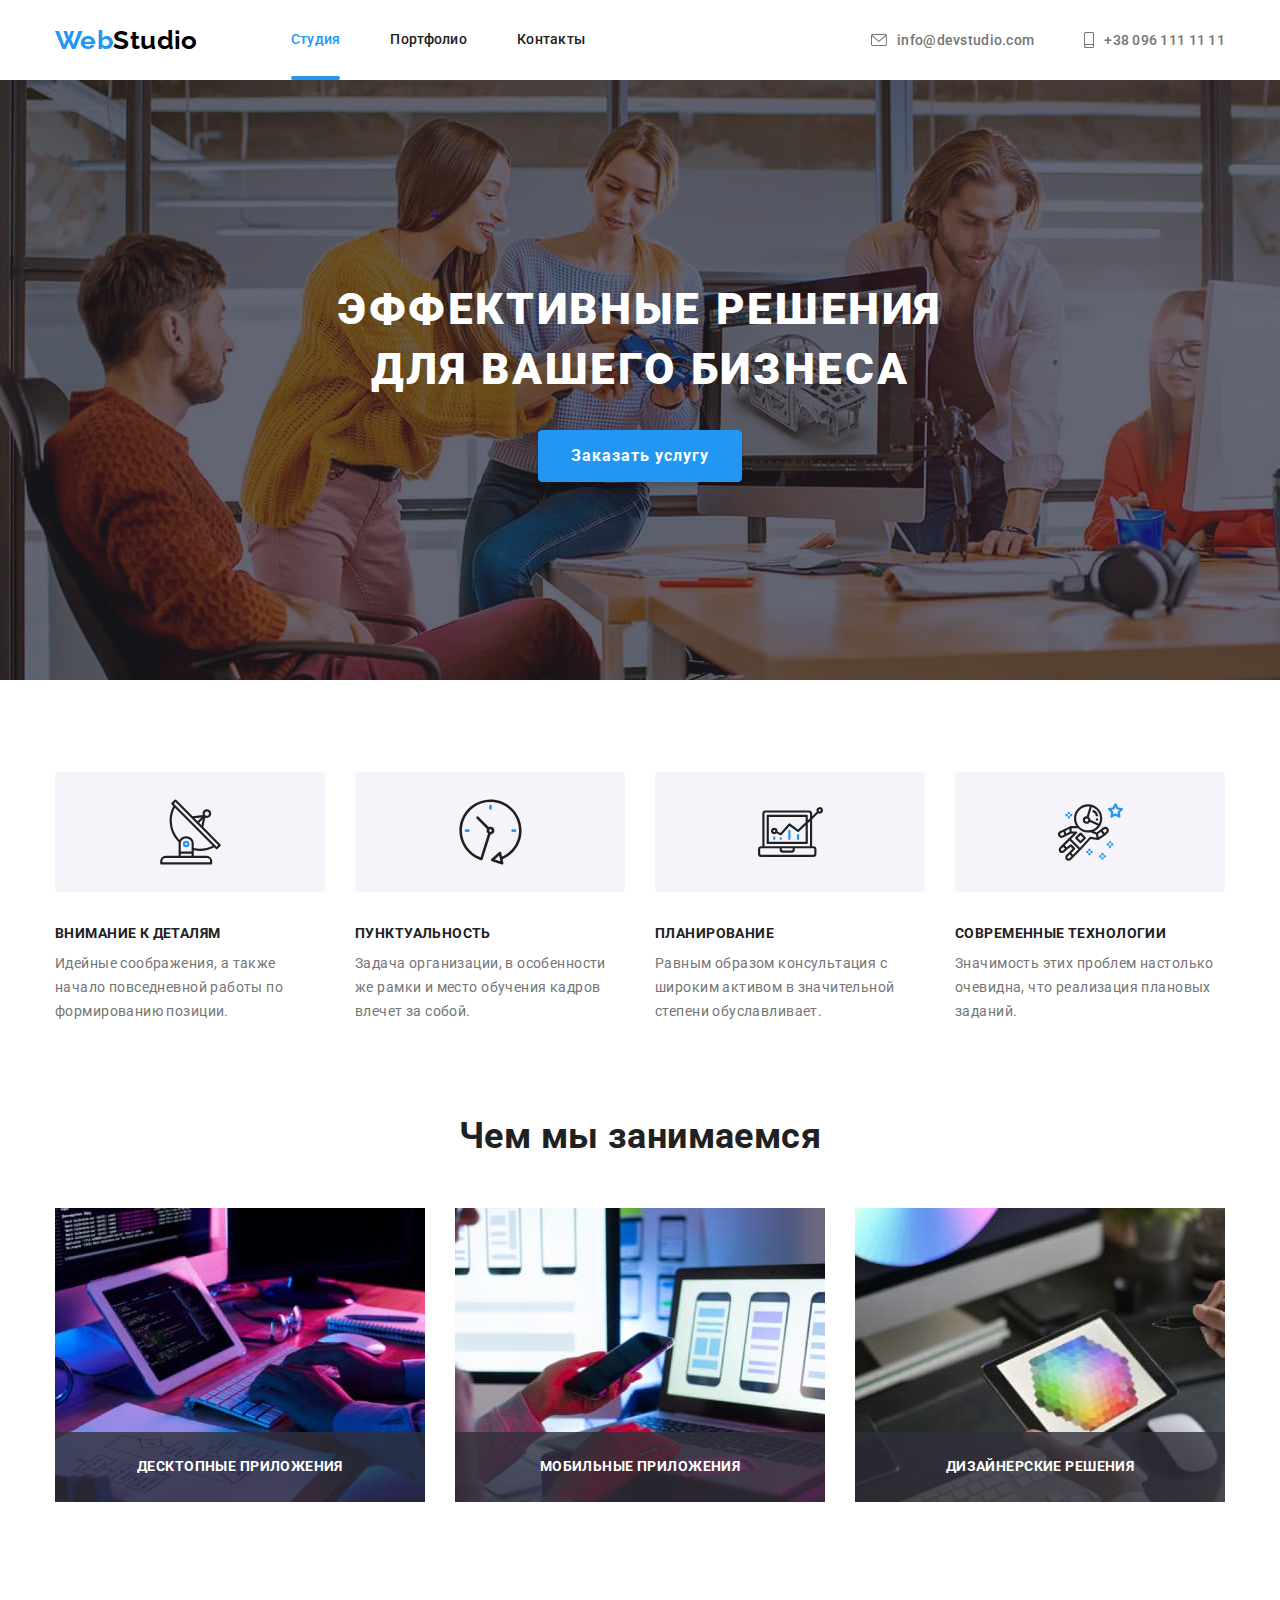
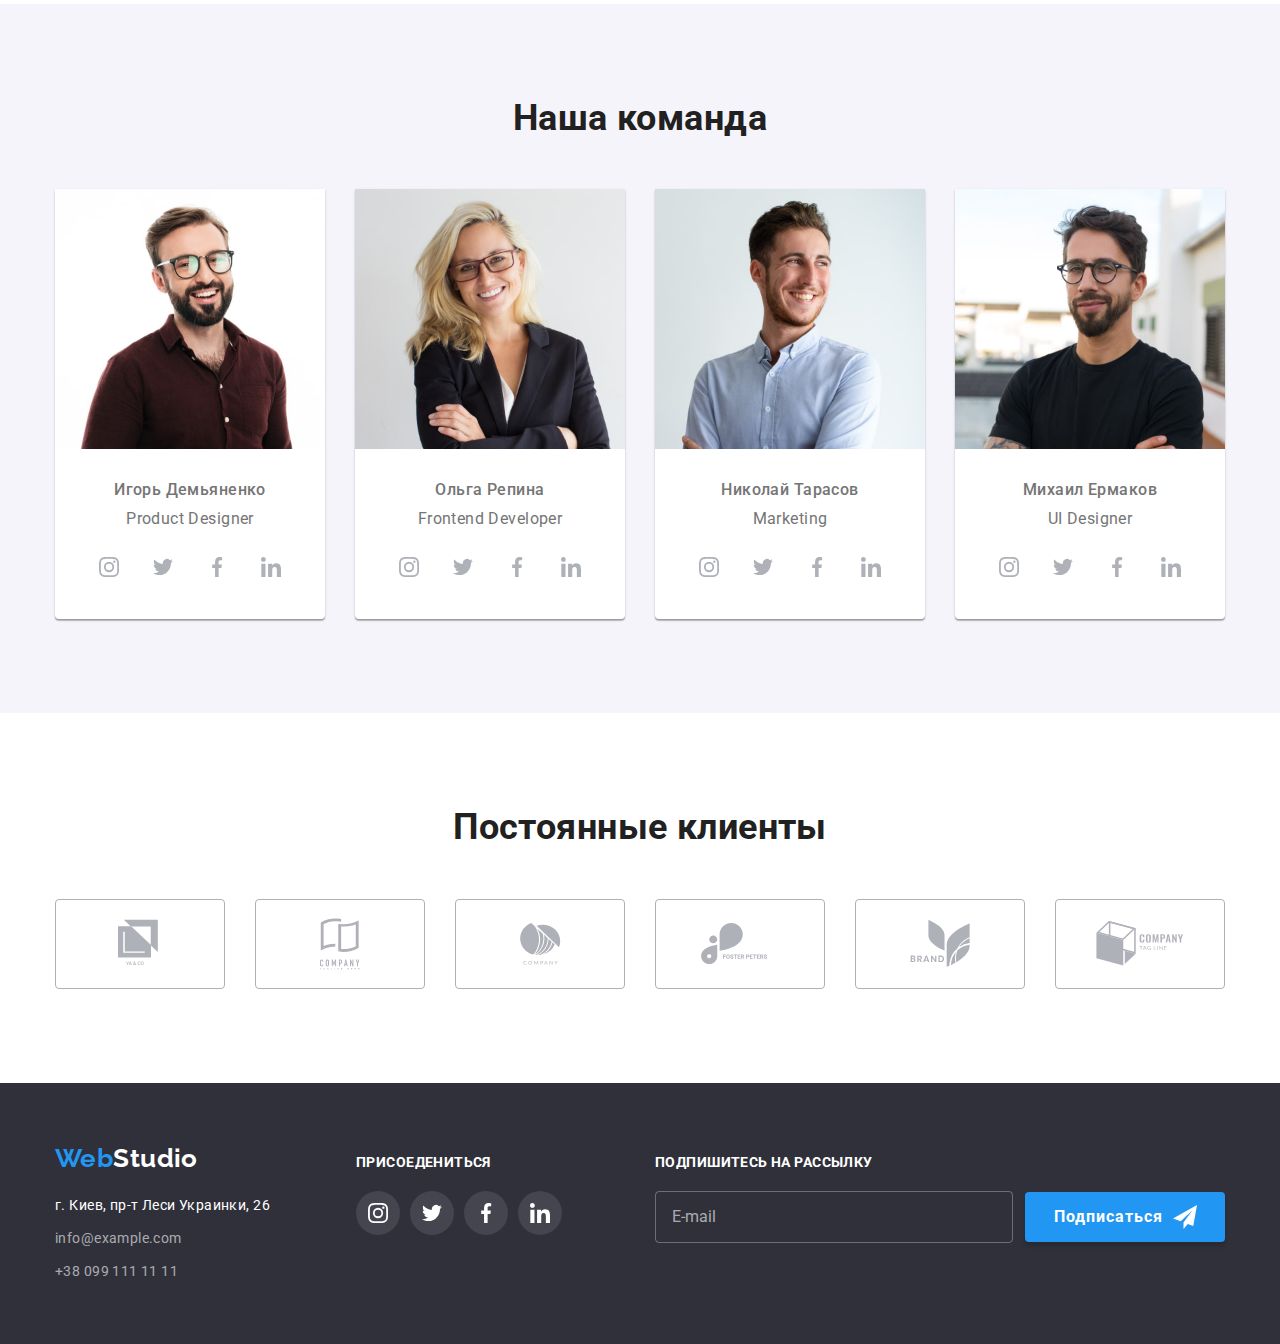
<file: index.html>
<!DOCTYPE html>
<html lang="en">

<head>
  <meta charset="UTF-8" />
  <meta name="viewport" content="width=device-width, initial-scale=1.0" />
  <link rel="stylesheet"
    href="https://cdnjs.cloudflare.com/ajax/libs/modern-normalize/1.0.0/modern-normalize.min.css" />
  <link rel="preconnect" href="https://fonts.gstatic.com" />
  <link
    href="https://fonts.googleapis.com/css2?family=Raleway:wght@700&family=Roboto:ital,wght@0,400;0,500;0,900;1,700&display=swap"
    rel="stylesheet" />
  <link rel="stylesheet" href="./css/main.min.css"/>
  <title>Home work</title>
</head>

<body>
  <header class="header index-no-line">
    <!--NAVIGATION-->
    <div class="container">
      <nav class="navigation">
        <a href="./index.html" class="webstudio">Web<span class="studio">Studio</span></a>

        <ul class="nav-list list">
          <li class="nav-item">
            <a href="./index.html" lang="ru" class="navlink current">Студия</a>
          </li>
          <li class="nav-item">
            <a href="./portfolio.html" lang="ru" class="navlink">Портфолио</a>
          </li>
          <li class="nav-item">
            <a href="#" lang="ru" class="navlink">Контакты</a>
          </li>
        </ul>
      </nav>
      <ul class="nav-list-info list">
        <li class="nav-item-info info-mail">
          <a href="mailto:info@devstudio.com" class="nav-info mail">
            <svg width="16" height="12" class="icon-envelope">
              <use href="./img/sprite.svg#icon-envelope"></use>
            </svg>
            info@devstudio.com</a>
        </li>
        <li class="nav-item-info">
          <a href="tel:+380961111111" class="nav-info">
            <svg width="10" height="16" class="icon-smartphone">
              <use href="./img/sprite.svg#icon-smartphone"></use>
            </svg>
            +38 096 111 11 11
          </a>
        </li>
      </ul>
    </div>
  </header>
  <main>
    <!--HERO-->
    <section class="main-hero">
      <div class="container hero">
        <div class="title-button">
          <h1 lang="ru" class="title-hero">
            ЭФФЕКТИВНЫЕ РЕШЕНИЯ ДЛЯ ВАШЕГО БИЗНЕСА
          </h1>
          <button type="button" lang="ru" class="hero-button" data-modal-open>
            Заказать услугу
          </button>
        </div>
      </div>
    </section>
    <!--CAPABILITIES-->
    <section class="capabilities">
      <div class="container">
        <ul class="capabilities-list list">
          <li class="capabilities-item">
            <div class="icon-division">
              <svg width="65" height="70" class="icon-antenna">
                <use href="./img/sprite.svg#icon-antenna"></use>
              </svg>
            </div>
            <h3 lang="ru" class="capabilities-title">Внимание к деталям</h3>
            <p lang="ru">
              Идейные соображения, а также начало повседневной работы по
              формированию позиции.
            </p>
          </li>
          <li class="capabilities-item">
            <div class="icon-division">
              <svg width="65" height="70" class="icon-clock">
                <use href="./img/sprite.svg#icon-clock"></use>
              </svg>
            </div>
            <h3 lang="ru" class="capabilities-title">Пунктуальность</h3>
            <p lang="ru">
              Задача организации, в особенности же рамки и место обучения
              кадров влечет за собой.
            </p>
          </li>
          <li class="capabilities-item">
            <div class="icon-division">
              <svg width="65" height="70" class="icon-antenna">
                <use href="./img/sprite.svg#icon-diagram"></use>
              </svg>
            </div>
            <h3 lang="ru" class="capabilities-title">Планирование</h3>
            <p lang="ru">
              Равным образом консультация с широким активом в значительной
              степени обуславливает.
            </p>
          </li>
          <li class="capabilities-item">
            <div class="icon-division">
              <svg width="65" height="70" class="icon-astronaut">
                <use href="./img/sprite.svg#icon-astronaut"></use>
              </svg>
            </div>
            <h3 lang="ru" class="capabilities-title">
              Современные технологии
            </h3>
            <p lang="ru">
              Значимость этих проблем настолько очевидна, что реализация
              плановых заданий.
            </p>
          </li>
        </ul>
      </div>
    </section>
    <!--OUR OCCUPATION-->
    <section class="occupation">
      <div class="container">
        <h2 lang="ru" class="occupation-title">Чем мы занимаемся</h2>
        <ul class="occupation-list list">
          <li class="occupation-item">
            <div class="image-discription">
              <img src="./img/keyboard.jpg" width="370" alt="клавиатура" />
              <div class="text-division">
                <p class="occupation-text">Десктопные приложения</p>
              </div>
            </div>
          </li>
          <li class="occupation-item">
            <div class="image-discription">
              <img src="./img/tele.jpg" width="370" alt="телефон" />
              <div class="text-division">
                <p class="occupation-text">Мобильные приложения</p>
              </div>
            </div>
          </li>
          <li class="occupation-item">
            <div class="image-discription">
              <img src="./img/dispay.jpg" width="370" alt="монитор" />
              <div class="text-division">
                <p class="occupation-text">Дизайнерские решения</p>
              </div>
            </div>
          </li>
        </ul>
      </div>
    </section>
    <!--OUR TEAM-->
    <section class="team">
      <div class="container">
        <h2 lang="ru" class="team-title">Наша команда</h2>
        <ul class="team-list list">
          <li class="team-list-item">
            <img src="./img/igor.jpg" width="270" alt="игорь" />
            <div class="name-position">
              <h3 lang="ru" class="team-member-name">Игорь Демьяненко</h3>
              <p lang="ru" class="team-member-position">Product Designer</p>
              <ul class="list-network list">
                <li class="item-network">
                  <a href="#" class="link-network">
                    <svg width="20" height="20" class="icon-network">
                      <use href="./img/sprite.svg#icon-instagram"></use>
                    </svg>
                  </a>
                </li>
                <li class="item-network">
                  <a href="#" class="link-network">
                    <svg width="20" height="20" class="icon-network">
                      <use href="./img/sprite.svg#icon-twitter"></use>
                    </svg>
                  </a>
                </li>
                <li class="item-network">
                  <a href="#" class="link-network">
                    <svg width="20" height="20" class="icon-network">
                      <use href="./img/sprite.svg#icon-facebook"></use>
                    </svg>
                  </a>
                </li>
                <li class="item-network">
                  <a href="#" class="link-network">
                    <svg width="20" height="20" class="icon-network">
                      <use href="./img/sprite.svg#icon-linkedin"></use>
                    </svg>
                  </a>
                </li>
              </ul>
            </div>
          </li>
          <li class="team-list-item">
            <img src="./img/olga.jpg" width="270" alt="ольга" />
            <div class="name-position">
              <h3 lang="ru" class="team-member-name">Ольга Репина</h3>
              <p lang="ru" class="team-member-position">Frontend Developer</p>
              <ul class="list-network list">
                <li class="item-network">
                  <a href="#" class="link-network">
                    <svg width="20" height="20" class="icon-network">
                      <use href="./img/sprite.svg#icon-instagram"></use>
                    </svg>
                  </a>
                </li>
                <li class="item-network">
                  <a href="#" class="link-network">
                    <svg width="20" height="20" class="icon-network">
                      <use href="./img/sprite.svg#icon-twitter"></use>
                    </svg>
                  </a>
                </li>
                <li class="item-network">
                  <a href="#" class="link-network">
                    <svg width="20" height="20" class="icon-network">
                      <use href="./img/sprite.svg#icon-facebook"></use>
                    </svg>
                  </a>
                </li>
                <li class="item-network">
                  <a href="#" class="link-network">
                    <svg width="20" height="20" class="icon-network">
                      <use href="./img/sprite.svg#icon-linkedin"></use>
                    </svg>
                  </a>
                </li>
              </ul>
            </div>
          </li>
          <li class="team-list-item">
            <img src="./img/nikolay.jpg" width="270" height="260" alt="николай" />
            <div class="name-position">
              <h3 lang="ru" class="team-member-name">Николай Тарасов</h3>
              <p class="team-member-position">Marketing</p>
              <ul class="list-network list">
                <li class="item-network">
                  <a href="#" class="link-network">
                    <svg width="20" height="20" class="icon-network">
                      <use href="./img/sprite.svg#icon-instagram"></use>
                    </svg>
                  </a>
                </li>
                <li class="item-network">
                  <a href="#" class="link-network">
                    <svg width="20" height="20" class="icon-network">
                      <use href="./img/sprite.svg#icon-twitter"></use>
                    </svg>
                  </a>
                </li>
                <li class="item-network">
                  <a href="#" class="link-network">
                    <svg width="20" height="20" class="icon-network">
                      <use href="./img/sprite.svg#icon-facebook"></use>
                    </svg>
                  </a>
                </li>
                <li class="item-network">
                  <a href="#" class="link-network">
                    <svg width="20" height="20" class="icon-network">
                      <use href="./img/sprite.svg#icon-linkedin"></use>
                    </svg>
                  </a>
                </li>
              </ul>
            </div>
          </li>
          <li class="team-list-item">
            <img src="./img/misha.jpg" width="270" alt="михаил" />
            <div class="name-position">
              <h3 lang="ru" class="team-member-name">Михаил Ермаков</h3>
              <p class="team-member-position">UI Designer</p>
              <ul class="list-network list">
                <li class="item-network">
                  <a href="#" class="link-network">
                    <svg width="20" height="20" class="icon-network">
                      <use href="./img/sprite.svg#icon-instagram"></use>
                    </svg>
                  </a>
                </li>
                <li class="item-network">
                  <a href="#" class="link-network">
                    <svg width="20" height="20" class="icon-network">
                      <use href="./img/sprite.svg#icon-twitter"></use>
                    </svg>
                  </a>
                </li>
                <li class="item-network">
                  <a href="#" class="link-network">
                    <svg width="20" height="20" class="icon-network">
                      <use href="./img/sprite.svg#icon-facebook"></use>
                    </svg>
                  </a>
                </li>
                <li class="item-network">
                  <a href="#" class="link-network">
                    <svg width="20" height="20" class="icon-network">
                      <use href="./img/sprite.svg#icon-linkedin"></use>
                    </svg>
                  </a>
                </li>
              </ul>
            </div>
          </li>
        </ul>
      </div>
    </section>
    <!-- ====================CLIENTS============ -->
    <section class="clients">
      <div class="container">
        <h2 class="team-title">Постоянные клиенты</h2>
        <ul class="list-clients list">
          <li class="item-clients">
            <a href="#" class="link-clients">
              <svg width="44" height="50" class="icon-clients">
                <use href="./img/sprite.svg#icon-yago"></use>
              </svg>
            </a>
          </li>
          <li class="item-clients">
            <a href="#" class="link-clients">
              <svg width="40" height="52" class="icon-clients">
                <use href="./img/sprite.svg#icon-tagline"></use>
              </svg>
            </a>
          </li>
          <li class="item-clients">
            <a href="#" class="link-clients">
              <svg width="41" height="42" class="icon-clients">
                <use href="./img/sprite.svg#icon-company"></use>
              </svg>
            </a>
          </li>
          <li class="item-clients">
            <a href="#" class="link-clients">
              <svg width="79" height="42" class="icon-clients">
                <use href="./img/sprite.svg#icon-foster"></use>
              </svg>
            </a>
          </li>
          <li class="item-clients">
            <a href="#" class="link-clients">
              <svg width="60" height="47" class="icon-clients">
                <use href="./img/sprite.svg#icon-brand"></use>
              </svg>
            </a>
          </li>
          <li class="item-clients">
            <a href="#" class="link-clients">
              <svg width="88" height="45" class="icon-clients">
                <use href="./img/sprite.svg#icon-comtag"></use>
              </svg>
            </a>
          </li>
        </ul>
      </div>
    </section>
  </main>      
  <!-- FOOTER -->
  <footer class="footer">
    <div class="container">
      <div class="studio-adress">
        <a href="./index.html" class="webstudio">Web<span class="footer-studio">Studio</span></a>
        <address class="address">
          <p class="company-address">г. Киев, пр-т Леси Украинки, 26</p>
          <ul class="footer-list list">
            <li class="address-list-item">
              <a href="mailto:info@example.com" class="contact-info">info@example.com</a>
            </li>
            <li class="address-list-item">
              <a href="tel:+380991111111" class="contact-info">+38 099 111 11 11</a>
            </li>
          </ul>
        </address>
      </div>
      <div class="join">
        <h3 class="join-title">присоедениться</h3>
        <ul class="list-join list">
          <li class="item-join">
            <a href="#" class="link-join">
              <svg width="20" height="20" class="join-network">
                <use href="./img/sprite.svg#icon-instagram"></use>
              </svg>
            </a>
          </li>
          <li class="item-join">
            <a href="#" class="link-join">
              <svg width="20" height="20" class="join-network">
                <use href="./img/sprite.svg#icon-twitter"></use>
              </svg>
            </a>
          </li>
          <li class="item-join">
            <a href="#" class="link-join">
              <svg width="20" height="20" class="join-network">
                <use href="./img/sprite.svg#icon-facebook"></use>
              </svg>
            </a>
          </li>
          <li class="item-join">
            <a href="#" class="link-join">
              <svg width="20" height="20" class="join-network">
                <use href="./img/sprite.svg#icon-linkedin"></use>
              </svg>
            </a>
          </li>
        </ul>
      </div>
      <div class="subscribe-div">
        <h3 class="join-title">Подпишитесь на рассылку</h3>
        <form class="form-subscribe">
          <input type="email" name="email" placeholder="E-mail" class="subscribe-input">
          <button type="submit" class="subscribe-button">Подписаться
            <svg width="24" height="24" class="icon-plaine">
              <use href="./img/sprite.svg#icon-plaine"></use>
            </svg>

          </button>
        </form>
      </div>
    </div>
  </footer>
  <!-- BACK-PAGE -->
  <div class="back-page is-hidden" data-modal>
    <div class="modal">
        <button type="button" class="modal-button" data-modal-close>
          <svg width="11" height="11">
            <use href="./img/sprite.svg#icon-Vector"></use>
          </svg>

        </button>
      
      <div class="form-blank">
        <h2 class="form-title">Оставьте свои данные, мы вам перезвоним</h2>
        <form class="form-blank">

          <label class="label-blank" for="name-input">Имя</label>
          <div class="relative-input">
            <input type="text" name="name" class="blank-input" id="name-input">
            <svg width="18" height="18" class="icon-blank">
              <use href="./img/sprite.svg#icon-person">
              </use>
            </svg>
          </div>


          <label class="label-blank" for="tel-input">Телефон</label>
          <div class="relative-input">
            <input type="tel" name="tel" class="blank-input" id="tel-input">
            <svg width="18" height="18" class="icon-blank">
              <use href="./img/sprite.svg#icon-phone-black"></use>
            </svg>
          </div>

          <label class="label-blank" for="email-input">Почта</label>
          <div class="relative-input">
            <input type="email" name="email" class="blank-input" id="email-input">
            <svg width="18" height="18" class="icon-blank">
              <use href="./img/sprite.svg#icon-email-black"></use>
            </svg>
          </div>


          <label for="textarea" class="label-blank">Комментарий</label>
          <textarea name="area" id="textarea" class="text-area" placeholder="Введите текст"></textarea>
          <div class="policy-div">
            <input type="checkbox" name="policy" class="checkbox-policy" id="policy-label">
            <label class="policy-label" for="policy-label">
              Соглашаюсь с рассылкой и принимаю
              <a href="#" class="policy-link">Условия договора</a>
            </label>
          </div>
          <button type="submit" class="button-blank">Отправить</button>
        </form>

      </div>
    </div>
  </div>

  <script src="./js/modal.js">

  </script>
</body>

</html>
</file>
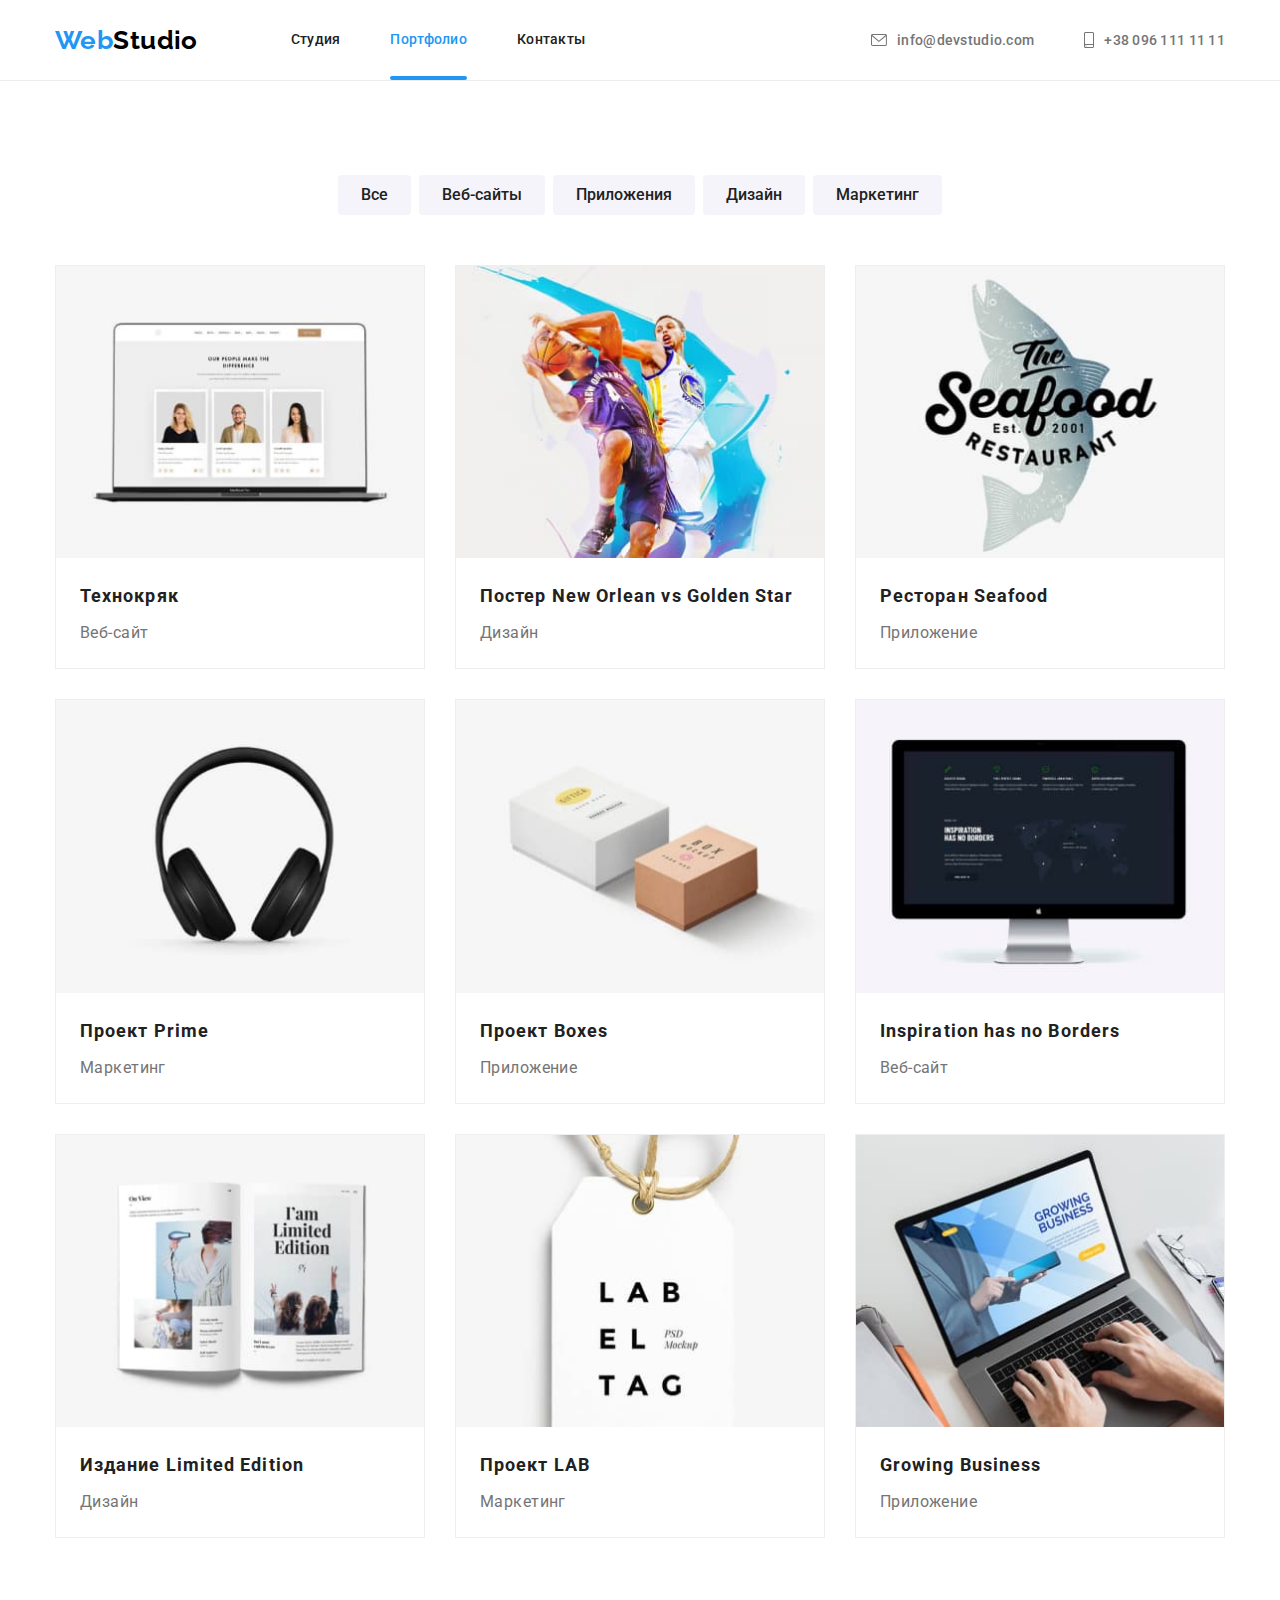
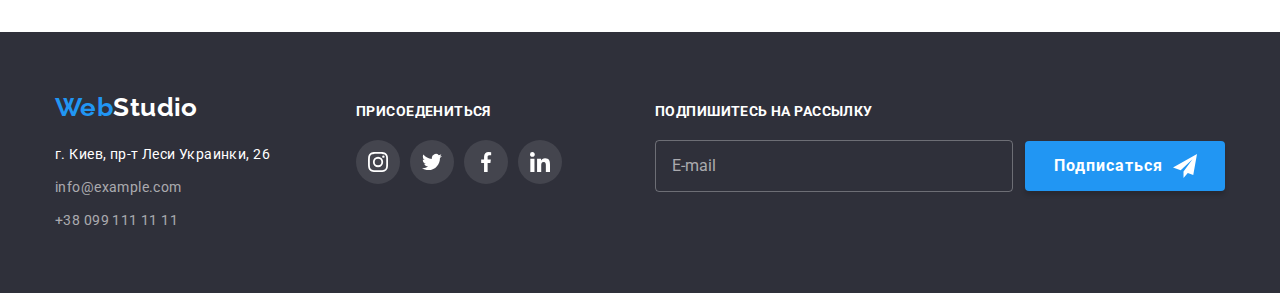
<file: portfolio.html>
<!DOCTYPE html>
<html lang="en">
  <head>
    <meta charset="UTF-8" />
    <meta name="viewport" content="width=device-width, initial-scale=1.0" />
    <link
      rel="stylesheet"
      href="https://cdnjs.cloudflare.com/ajax/libs/modern-normalize/1.0.0/modern-normalize.min.css"
    />
    <link rel="preconnect" href="https://fonts.gstatic.com" />
    <link
      href="https://fonts.googleapis.com/css2?family=Raleway:wght@700&family=Roboto:ital,wght@0,400;0,500;0,900;1,700&display=swap"
      rel="stylesheet"
    />
    <link rel="stylesheet" href="./css/main.min.css" />
    <title>PORTFOLIO</title>
  </head>

  <body >
    <header class="header">
      <!--NAVIGATION-->
      <div class="container">
        <nav class="navigation">
          <a href="./index.html" class="webstudio"
            >Web<span class="studio">Studio</span></a
          >

          <ul class="nav-list list">
            <li class="nav-item">
              <a href="./index.html" lang="ru" class="navlink">Студия</a>
            </li>
            <li class="nav-item">
              <a href="./portfolio.html" lang="ru" class="navlink current"
                >Портфолио</a
              >
            </li>
            <li class="nav-item">
              <a href="#" lang="ru" class="navlink">Контакты</a>
            </li>
          </ul>
        </nav>
        <ul class="nav-list-info list">
          <li class="nav-item-info info-mail">
            <a href="mailto:info@devstudio.com" class="nav-info mail">
              <svg width="16" height="12" class="icon-envelope">
                <use href="./img/sprite.svg#icon-envelope"></use>
              </svg>
              info@devstudio.com</a
            >
          </li>
          <li class="nav-item-info">
            <a href="tel:+380961111111" class="nav-info">
              <svg width="10" height="16" class="icon-smartphone">
                <use href="./img/sprite.svg#icon-smartphone"></use>
              </svg>
              +38 096 111 11 11
            </a>
          </li>
        </ul>
      </div>
    </header>
    <main>
      <!-- GALLERY -->
      <section class="gallery">
        <div class="container">
          <!-- BUTTON GALLERY -->
          <ul class="button-list list">
            <li class="button-items">
              <button type="button" class="portfolio-button">Все</button>
            </li>
            <li class="button-items">
              <button type="button" class="portfolio-button">Веб-сайты</button>
            </li>
            <li class="button-items">
              <button type="button" class="portfolio-button">Приложения</button>
            </li>
            <li class="button-items">
              <button type="button" class="portfolio-button">Дизайн</button>
            </li>
            <li class="button-items">
              <button type="button" class="portfolio-button">Маркетинг</button>
            </li>
          </ul>
          <!-- =============CARD LIST=========== -->
          <div class="card-division">
          <ul class="portfolio-card-list list">
            <li class="portfolio-card-item ">
              <a href="#" class="portfolio-link">
                <div class="portfoilio-card-img">
                <img
                  src="./img/portfolio/laptop.jpg"
                  alt="ноутбук"
                  width="370" 
                />
                <div class="card-overlay">
                  <p class="overlay-text">Технокряк это современная площадка распространения коронавируса. Компании используют эту платформу для цифрового
                  шпионажа и атак на защищённые сервера конкурентов.</p>
                </div>
                </div>
                <div class="card-title-text">
                  <h2 class="card-title">Технокряк</h2>
                  <p class="card-text">Веб-сайт</p>
                </div></a
              >
            </li>
            <li class="portfolio-card-item">
              <a href="#" class="portfolio-link">
                <div class="portfoilio-card-img">
                <img
                  src="./img/portfolio/basketball.jpg"
                  alt="баскетбол"
                  width="370"
                /><div class="card-overlay">
                  <p class="overlay-text">Технокряк это современная площадка распространения коронавируса. Компании используют эту
                    платформу для цифрового
                    шпионажа и атак на защищённые сервера конкурентов.</p>
                </div>
                </div>
                <div class="card-title-text">
                  <h2 class="card-title">Постер New Orlean vs Golden Star</h2>
                  <p class="card-text">Дизайн</p>
                </div></a
              >
            </li>
            <li class="portfolio-card-item">
              <a href="#" class="portfolio-link">
                <div class="portfoilio-card-img">
                <img
                  src="./img/portfolio/seafood.jpg"
                  alt="морепродукты"
                  width="370"
                />
                <div class="card-overlay">
                  <p class="overlay-text">Технокряк это современная площадка распространения коронавируса. Компании используют эту
                    платформу для цифрового
                    шпионажа и атак на защищённые сервера конкурентов.</p>
                </div>
                </div>
                <div class="card-title-text">
                  <h2 class="card-title">Ресторан Seafood</h2>
                  <p class="card-text">Приложение</p>
                </div></a
              >
            </li>
            <li class="portfolio-card-item">
              <a href="#" class="portfolio-link">
                <div class="portfoilio-card-img">
                <img
                  src="./img/portfolio/headphones.jpg"
                  alt="наушники"
                  width="370"
                />
                <div class="card-overlay">
                  <p class="overlay-text">Технокряк это современная площадка распространения коронавируса. Компании используют эту
                    платформу для цифрового
                    шпионажа и атак на защищённые сервера конкурентов.</p>
                </div>
                </div>
                <div class="card-title-text">
                  <h2 class="card-title">Проект Prime</h2>
                  <p class="card-text">Маркетинг</p>
                </div></a
              >
            </li>
            <li class="portfolio-card-item">
              <a href="#" class="portfolio-link">
                <div class="portfoilio-card-img">
                <img src="./img/portfolio/box.jpg" alt="ящики" width="370" />
                <div class="card-overlay">
                  <p class="overlay-text">Технокряк это современная площадка распространения коронавируса. Компании используют эту
                    платформу для цифрового
                    шпионажа и атак на защищённые сервера конкурентов.</p>
                </div>
                </div>
                <div class="card-title-text">
                  <h2 class="card-title">Проект Boxes</h2>
                  <p class="card-text">Приложение</p>
                </div></a
              >
            </li>
            <li class="portfolio-card-item">
              <a href="#" class="portfolio-link">
                <div class="portfoilio-card-img">
                <img
                  src="./img/portfolio/monitor.jpg"
                  alt="монитор"
                  width="370"
                />
                <div class="card-overlay">
                  <p class="overlay-text">Технокряк это современная площадка распространения коронавируса. Компании используют эту
                    платформу для цифрового
                    шпионажа и атак на защищённые сервера конкурентов.</p>
                </div>
                </div>
                <div class="card-title-text">
                  <h2 class="card-title">Inspiration has no Borders</h2>
                  <p class="card-text">Веб-сайт</p>
                </div></a
              >
            </li>
            <li class="portfolio-card-item">
              <a href="#" class="portfolio-link">
                <div class="portfoilio-card-img">
                <img src="./img/portfolio/book.jpg" alt="книга" width="370" />
                <div class="card-overlay">
                  <p class="overlay-text">Технокряк это современная площадка распространения коронавируса. Компании используют эту
                    платформу для цифрового
                    шпионажа и атак на защищённые сервера конкурентов.</p>
                </div>
                </div>
                <div class="card-title-text">
                  <h2 class="card-title">Издание Limited Edition</h2>
                  <p class="card-text">Дизайн</p>
                </div></a
              >
            </li>
            <li class="portfolio-card-item">
              <a href="#" class="portfolio-link">
                <div class="portfoilio-card-img">
                <img src="./img/portfolio/label.jpg" alt="лейбл" width="370" />
                <div class="card-overlay">
                  <p class="overlay-text">Технокряк это современная площадка распространения коронавируса. Компании используют эту
                    платформу для цифрового
                    шпионажа и атак на защищённые сервера конкурентов.</p>
                </div>
                </div>
                <div class="card-title-text">
                  <h2 class="card-title">Проект LAB</h2>
                  <p class="card-text">Маркетинг</p>
                </div></a
              >
            </li>
            <li class="portfolio-card-item">
              <a href="#" class="portfolio-link">
                <div class="portfoilio-card-img">
                <img
                  src="./img/portfolio/hands.jpg"
                  alt="руки на ноутбуке"
                  width="370"
                />
                <div class="card-overlay">
                  <p class="overlay-text">Технокряк это современная площадка распространения коронавируса. Компании используют эту
                    платформу для цифрового
                    шпионажа и атак на защищённые сервера конкурентов.</p>
                </div>
                </div>
                <div class="card-title-text">
                  <h2 class="card-title">Growing Business</h2>
                  <p class="card-text">Приложение</p>
                </div></a
              >
            </li>
          </ul>
        </div>
      </div>
      </section>
    </main>
    <!-- =============FOOTER========== -->
    <footer class="footer">
      <div class="container">
        <div class="studio-adress">
          <a href="./index.html" class="webstudio"
            >Web<span class="footer-studio">Studio</span></a
          >
          <address class="address">
            <p class="company-address">г. Киев, пр-т Леси Украинки, 26</p>
            <ul class="footer-list list">
              <li class="address-list-item">
                <a href="mailto:info@example.com" class="contact-info"
                  >info@example.com</a
                >
              </li>
              <li class="address-list-item">
                <a href="tel:+380991111111" class="contact-info"
                  >+38 099 111 11 11</a
                >
              </li>
            </ul>
          </address>
        </div>
        <div class="join">
          <h3 class="join-title">присоедениться</h3>
          <ul class="list-join list">
            <li class="item-join">
              <a href="#" class="link-join">
                <svg width="20" height="20" class="join-network">
                  <use href="./img/sprite.svg#icon-instagram"></use>
                </svg>
              </a>
            </li>
            <li class="item-join">
              <a href="#" class="link-join">
                <svg width="20" height="20" class="join-network">
                  <use href="./img/sprite.svg#icon-twitter"></use>
                </svg>
              </a>
            </li>
            <li class="item-join">
              <a href="#" class="link-join">
                <svg width="20" height="20" class="join-network">
                  <use href="./img/sprite.svg#icon-facebook"></use>
                </svg>
              </a>
            </li>
            <li class="item-join">
              <a href="#" class="link-join">
                <svg width="20" height="20" class="join-network">
                  <use href="./img/sprite.svg#icon-linkedin"></use>
                </svg>
              </a>
            </li>
          </ul>
        </div>
        <div class="subscribe-div">
          <h3 class="join-title">Подпишитесь на рассылку</h3>
          <form class="form-subscribe">
            <input type="email" name="email" placeholder="E-mail" class="subscribe-input">
            <button type="submit" class="subscribe-button">Подписаться
              <svg width="24" height="24" class="icon-plaine">
                <use href="./img/sprite.svg#icon-plaine"></use>
              </svg>
        
            </button>
          </form>
        </div>
      </div>
    </footer>
  </body>
</html>
</file>
<file: css/main.min.css>
body{font-family:"Roboto",sans-serif;font-style:normal;font-weight:400;font-size:14px;line-height:1.71;letter-spacing:0.03em;color:#757575}.container{width:1200px;margin-left:auto;margin-right:auto;padding:0 15px}ul,li,h1,h2,h3,a,p{margin:0;padding:0}img{max-width:100%;display:block;height:auto}.list{list-style:none}.footer .webstudio{display:inline-block;margin-bottom:20px}.footer-studio{color:#ffffff}.form-subscribe{display:-webkit-box;display:-ms-flexbox;display:flex;-webkit-box-align:center;-ms-flex-align:center;align-items:center}.form-subscribe input::-webkit-input-placeholder{color:rgba(255,255,255,0.6);font-size:16px;line-height:1.25}.form-subscribe input:-ms-input-placeholder{color:rgba(255,255,255,0.6);font-size:16px;line-height:1.25}.form-subscribe input::-ms-input-placeholder{color:rgba(255,255,255,0.6);font-size:16px;line-height:1.25}.form-subscribe input::placeholder{color:rgba(255,255,255,0.6);font-size:16px;line-height:1.25}.subscribe-input{display:inline-block;width:358px;padding:15px 0 15px 16px;background-color:transparent;margin-right:12px;font-size:16px;line-height:1.25;color:rgba(255,255,255,0.6);border:1px solid rgba(255,255,255,0.3);-webkit-box-sizing:border-box;box-sizing:border-box;border-radius:4px}.subscribe-button{display:-webkit-inline-box;display:-ms-inline-flexbox;display:inline-flex;-webkit-box-align:center;-ms-flex-align:center;align-items:center;min-width:200px;padding:10px 0 10px 29px;text-align:left;letter-spacing:0.06em;color:#ffffff;font-weight:700;font-size:16px;line-height:1.875;background:#2196f3;-webkit-box-shadow:0px 4px 4px rgba(0,0,0,0.15);box-shadow:0px 4px 4px rgba(0,0,0,0.15);border-radius:4px;border:0;cursor:pointer}.icon-plaine{display:block;margin-left:10px}.back-page{position:fixed;top:0;left:0%;width:100%;height:100%;background:rgba(0,0,0,0.2)}.back-page.is-hidden{opacity:0;pointer-events:none}.text-area{display:block;width:100%;height:120px;padding:12px 16px;margin-bottom:20px;margin-top:4px;outline:none;font-size:12px;line-height:1.16;letter-spacing:0.01em;border:1px solid rgba(33,33,33,0.2);border-radius:4px;resize:none;cursor:pointer}.text-area::-webkit-input-placeholder{font-size:12px;line-height:1.16;letter-spacing:0.01em;color:rgba(117,117,117,0.5)}.text-area:-ms-input-placeholder{font-size:12px;line-height:1.16;letter-spacing:0.01em;color:rgba(117,117,117,0.5)}.text-area::-ms-input-placeholder{font-size:12px;line-height:1.16;letter-spacing:0.01em;color:rgba(117,117,117,0.5)}.text-area::placeholder{font-size:12px;line-height:1.16;letter-spacing:0.01em;color:rgba(117,117,117,0.5)}.text-area:hover,.text-area:focus{border-color:#2196f3}.portfolio-button{font-weight:500;font-size:16px;line-height:1.625;text-align:center;color:#212121;background:#f5f4fa;border-radius:4px;min-width:73px;border:1px solid transparent;cursor:pointer;display:inline-block;padding:6px 22px;-webkit-transition:color 250ms cubic-bezier(0.4, 0, 0.2, 1),background-color 250ms cubic-bezier(0.4, 0, 0.2, 1),-webkit-box-shadow 250ms cubic-bezier(0.4, 0, 0.2, 1);transition:color 250ms cubic-bezier(0.4, 0, 0.2, 1),background-color 250ms cubic-bezier(0.4, 0, 0.2, 1),-webkit-box-shadow 250ms cubic-bezier(0.4, 0, 0.2, 1);transition:color 250ms cubic-bezier(0.4, 0, 0.2, 1),background-color 250ms cubic-bezier(0.4, 0, 0.2, 1),box-shadow 250ms cubic-bezier(0.4, 0, 0.2, 1);transition:color 250ms cubic-bezier(0.4, 0, 0.2, 1),background-color 250ms cubic-bezier(0.4, 0, 0.2, 1),box-shadow 250ms cubic-bezier(0.4, 0, 0.2, 1),-webkit-box-shadow 250ms cubic-bezier(0.4, 0, 0.2, 1)}.portfolio-button:hover,.portfolio-button:focus{color:#ffffff;background-color:#2196f3;-webkit-box-shadow:0px 3px 1px rgba(0,0,0,0.1),0px 1px 2px rgba(0,0,0,0.08),0px 2px 2px rgba(0,0,0,0.12);box-shadow:0px 3px 1px rgba(0,0,0,0.1),0px 1px 2px rgba(0,0,0,0.08),0px 2px 2px rgba(0,0,0,0.12)}.button-blank{display:block;min-width:200px;padding:10px 55px;margin-left:auto;margin-right:auto;background:#2196f3;-webkit-box-shadow:0px 4px 4px rgba(0,0,0,0.15);box-shadow:0px 4px 4px rgba(0,0,0,0.15);border-radius:4px;border:0;font-weight:700;font-size:16px;line-height:1.875;color:#ffffff;cursor:pointer}.webstudio{font-family:"Raleway",sans-serif;font-weight:700;font-size:26px;line-height:1.19;color:#2196f3;text-decoration:none;display:inline-block;margin-right:93px}.studio{color:#000}.portfoilio-card-img{position:relative;overflow:hidden}.portfolio-card-item:hover .card-overlay,.portfolio-link:focus .card-overlay{-webkit-transform:translateY(0);transform:translateY(0)}.card-overlay{position:absolute;top:0;left:0;width:100%;height:100%;padding:63px 24px;background:rgba(33,150,243,0.9);-webkit-transform:translateY(101%);transform:translateY(101%);-webkit-transition:-webkit-transform 250ms cubic-bezier(0.4, 0, 0.2, 1);transition:-webkit-transform 250ms cubic-bezier(0.4, 0, 0.2, 1);transition:transform 250ms cubic-bezier(0.4, 0, 0.2, 1);transition:transform 250ms cubic-bezier(0.4, 0, 0.2, 1), -webkit-transform 250ms cubic-bezier(0.4, 0, 0.2, 1)}.portfolio-card-item:hover .card-overlay,.portfolio-link:focus .card-overlay{-webkit-transform:translateY(0);transform:translateY(0)}.overlay-text{font-size:18px;line-height:1.55;color:#ffffff}.card-division{width:1170px}.portfolio-card-list{display:-webkit-box;display:-ms-flexbox;display:flex;-ms-flex-wrap:wrap;flex-wrap:wrap;margin-top:calc(-1 * 30px);margin-left:calc(-1 * 30px)}.portfolio-card-item{-ms-flex-preferred-size:calc(100% / 3 - 30px);flex-basis:calc(100% / 3 - 30px);border:1px solid #eeeeee;margin-left:30px;margin-top:30px}.capabilities .container{padding:92px 15px}.capabilities-list{display:-webkit-box;display:-ms-flexbox;display:flex}.capabilities-item{min-width:270px}.capabilities-item:not(:last-child){margin-right:30px}.capabilities-title{font-weight:700;font-size:14px;line-height:1.14;text-transform:uppercase;color:#212121;display:inline-block;margin-bottom:10px}.icon-division{width:270px;height:120px;display:-webkit-box;display:-ms-flexbox;display:flex;-webkit-box-pack:center;-ms-flex-pack:center;justify-content:center;-webkit-box-align:center;-ms-flex-align:center;align-items:center;background-color:#f5f4fa;border-radius:4px;margin-bottom:30px}.clients .container{padding:94px 0}.list-clients{display:-webkit-box;display:-ms-flexbox;display:flex;-webkit-box-pack:center;-ms-flex-pack:center;justify-content:center}.item-clients{width:170px;height:90px}.item-clients:not(:last-child){margin-right:30px}.link-clients{width:100%;height:100%;display:-webkit-box;display:-ms-flexbox;display:flex;border:1px solid #afb1b8;border-radius:4px;-webkit-box-pack:center;-ms-flex-pack:center;justify-content:center;-webkit-box-align:center;-ms-flex-align:center;align-items:center;-webkit-transition:border-color 250ms cubic-bezier(0.4, 0, 0.2, 1);transition:border-color 250ms cubic-bezier(0.4, 0, 0.2, 1)}.link-clients:hover,.link-clients:focus{border-color:#2196f3}.icon-clients{fill:#afb1b8;-webkit-transition:fill 250ms cubic-bezier(0.4, 0, 0.2, 1);transition:fill 250ms cubic-bezier(0.4, 0, 0.2, 1)}.link-clients:hover .icon-clients,.link-clients:focus .icon-clients{fill:#2196f3}.footer{background-color:#2f303a;padding-top:60px;padding-bottom:60px}.footer .container{display:-webkit-box;display:-ms-flexbox;display:flex;-webkit-box-align:baseline;-ms-flex-align:baseline;align-items:baseline}.join{width:210px;margin-right:93px}.join-title{color:#ffffff;font-weight:700;font-size:14px;line-height:1.14;text-transform:uppercase;margin-bottom:20px}.list-join{display:-webkit-box;display:-ms-flexbox;display:flex;-webkit-box-pack:center;-ms-flex-pack:center;justify-content:center}.item-join{width:44px;height:44px}.item-join:not(:last-child){margin-right:10px}.link-join{width:100%;height:100%;border-radius:50%;display:-webkit-box;display:-ms-flexbox;display:flex;background:rgba(255,255,255,0.1);-webkit-box-pack:center;-ms-flex-pack:center;justify-content:center;-webkit-box-align:center;-ms-flex-align:center;align-items:center;fill:#ffffff;-webkit-transition:background-color 250ms cubic-bezier(0.4, 0, 0.2, 1);transition:background-color 250ms cubic-bezier(0.4, 0, 0.2, 1)}.link-join:hover,.link-join:focus{background-color:#2196f3}.studio-adress{width:231px;margin-right:70px}.footer-list{font-style:normal}.company-address{display:inline-block;margin-bottom:9px;color:#ffffff;font-style:normal}.contact-info{color:rgba(255,255,255,0.6);text-decoration:none;display:inline-block;-webkit-transition:color 250ms cubic-bezier(0.4, 0, 0.2, 1);transition:color 250ms cubic-bezier(0.4, 0, 0.2, 1)}.contact-info:hover,.contact-info:focus{color:#2196f3}.address-list-item:not(:last-child){margin-bottom:9px}.header{border-bottom:1px solid #ececec}.header .container{display:-webkit-box;display:-ms-flexbox;display:flex}.header.index-no-line{border-bottom:0}.navigation{display:-webkit-box;display:-ms-flexbox;display:flex;-webkit-box-align:center;-ms-flex-align:center;align-items:center}.nav-list{display:-webkit-box;display:-ms-flexbox;display:flex}.nav-item-info.info-mail{margin-right:50px}.nav-item+.nav-item{margin-left:50px}.nav-info{font-weight:500;font-size:14px;line-height:16px;letter-spacing:0.02em;color:inherit;fill:currentColor;text-decoration:none;padding-top:32px;padding-bottom:32px;display:-webkit-box;display:-ms-flexbox;display:flex;-webkit-box-align:center;-ms-flex-align:center;align-items:center;width:100%;height:100%;-webkit-transition:color 250ms cubic-bezier(0.4, 0, 0.2, 1);transition:color 250ms cubic-bezier(0.4, 0, 0.2, 1)}.nav-info:hover,.nav-info:focus{color:#2196f3}.icon-envelope,.icon-smartphone{display:inline-block;margin-right:10px}.nav-list-info{display:-webkit-box;display:-ms-flexbox;display:flex;-webkit-box-align:center;-ms-flex-align:center;align-items:center;margin-left:auto}.navlink{text-decoration:none;font-weight:500;font-size:14px;line-height:1.14;letter-spacing:0.02em;color:#212121;display:inline-block;padding-top:32px;padding-bottom:32px;width:100%;height:100%;-webkit-transition:color 250ms cubic-bezier(0.4, 0, 0.2, 1);transition:color 250ms cubic-bezier(0.4, 0, 0.2, 1)}.navlink:hover,.navlink:focus{color:#2196f3}.current{position:relative;color:#2196f3}.current::after{position:absolute;left:0;bottom:0;border-radius:2px;content:"";width:100%;height:4px;background-color:#2196f3}.main-hero{background-color:#2f303a;max-width:1600px;height:600px;margin-left:auto;margin-right:auto;background-image:-webkit-gradient(linear, left top, right top, from(rgba(47,48,58,0.4)), to(rgba(47,48,58,0.4))),url(../img/hero/hero.jpg);background-image:linear-gradient(to right, rgba(47,48,58,0.4), rgba(47,48,58,0.4)),url(../img/hero/hero.jpg);background-size:cover}.container.hero{text-align:center;padding:200px 0}.title-button{width:696px;margin-left:auto;margin-right:auto}.title-hero{font-weight:900;font-size:44px;line-height:1.36;letter-spacing:0.06em;text-transform:uppercase;color:#ffffff;margin-bottom:30px}.hero-button{background-color:#2196f3;color:#ffffff;font-weight:700;font-size:16px;line-height:1.875;cursor:pointer;display:inline-block;padding:10px 32px;text-align:center;letter-spacing:0.06em;min-width:200px;-webkit-box-shadow:0px 4px 4px rgba(0,0,0,0.15);box-shadow:0px 4px 4px rgba(0,0,0,0.15);border-radius:4px;border:1px solid #2196f3}.form-blank{display:-webkit-box;display:-ms-flexbox;display:flex;-webkit-box-orient:vertical;-webkit-box-direction:normal;-ms-flex-direction:column;flex-direction:column;width:448px;margin-left:auto;margin-right:auto}.form-title{font-weight:700;font-size:20px;line-height:1.15;color:var(--link-normal-color);margin-bottom:12px}.label-blank{font-size:12px;line-height:1.16;letter-spacing:0.01em}.blank-input{display:block;width:100%;font-size:12px;line-height:1.16;letter-spacing:0.01em;padding:14px 0 14px 42px;border:1px solid rgba(33,33,33,0.2);-webkit-box-sizing:border-box;box-sizing:border-box;border-radius:4px;outline:none;cursor:pointer;-webkit-transition:border-color 250ms cubic-bezier(0.4, 0, 0.2, 1);transition:border-color 250ms cubic-bezier(0.4, 0, 0.2, 1)}.blank-input:hover,.blank-input:focus{border-color:#2196f3}.relative-input{position:relative;width:100%;margin-bottom:10px;margin-top:4px}.icon-blank{position:absolute;display:block;top:50%;left:12px;-webkit-transform:translateY(-50%);transform:translateY(-50%);fill:#212121;-webkit-transition:fill 250ms cubic-bezier(0.4, 0, 0.2, 1);transition:fill 250ms cubic-bezier(0.4, 0, 0.2, 1)}.blank-input:hover+.icon-blank,.blank-input:focus+.icon-blank{fill:#2196f3}.modal{position:absolute;top:50%;left:50%;-webkit-transform:translate(-50%, -50%);transform:translate(-50%, -50%);padding:43px 8px 37px 8px;min-width:528px;min-height:581px;background:#ffffff;-webkit-box-shadow:0px 1px 3px rgba(0,0,0,0.12),0px 1px 1px rgba(0,0,0,0.14),0px 2px 1px rgba(0,0,0,0.2);box-shadow:0px 1px 3px rgba(0,0,0,0.12),0px 1px 1px rgba(0,0,0,0.14),0px 2px 1px rgba(0,0,0,0.2);border-radius:4px}.modal-button{position:absolute;top:8px;right:13px;display:-webkit-box;display:-ms-flexbox;display:flex;-webkit-box-align:center;-ms-flex-align:center;align-items:center;-webkit-box-pack:center;-ms-flex-pack:center;justify-content:center;width:30px;height:30px;background:#ffffff;border-radius:50%;border:1px solid rgba(0,0,0,0.1);margin-left:490px;fill:currentColor;-webkit-transition:fill 250ms cubic-bezier(0.4, 0, 0.2, 1);transition:fill 250ms cubic-bezier(0.4, 0, 0.2, 1)}.modal-button:hover{color:#2196f3}.policy-link{display:inline-block;margin-left:3px;font-size:14px;line-height:1.71;letter-spacing:0.03em;color:#2196f3}.policy-link:hover{text-decoration:none}.policy-div{display:-webkit-box;display:-ms-flexbox;display:flex;-webkit-box-align:center;-ms-flex-align:center;align-items:center;margin-bottom:30px}.checkbox-policy{position:absolute;width:1px;height:1px;margin:-1px;border:0;padding:0;white-space:nowrap;-webkit-clip-path:inset(100%);clip-path:inset(100%);clip:rect(0 0 0 0);overflow:hidden}.policy-label::after{position:absolute;top:50%;left:0;-webkit-transform:translateY(-50%);transform:translateY(-50%);content:"";display:inline-block;margin-right:7px;width:16px;height:15px;background-image:url(../img/checkbox/icon-check.svg);background-color:var(--akcent-text-button-color);background-size:contain;background-origin:border-box;border:2px solid var(--akcent-text-button-color);border-radius:2px;opacity:0;-webkit-transition:opacity 250ms cubic-bezier(0.4, 0, 0.2, 1),background-image 250ms cubic-bezier(0.4, 0, 0.2, 1),background-color 250ms cubic-bezier(0.4, 0, 0.2, 1);transition:opacity 250ms cubic-bezier(0.4, 0, 0.2, 1),background-image 250ms cubic-bezier(0.4, 0, 0.2, 1),background-color 250ms cubic-bezier(0.4, 0, 0.2, 1)}.policy-label{position:relative;display:-webkit-box;display:-ms-flexbox;display:flex;-webkit-box-align:center;-ms-flex-align:center;align-items:center;font-size:14px;line-height:1.71;letter-spacing:0.03em}.policy-label::before{content:"";display:inline-block;margin-right:7px;width:16px;height:15px;border:2px solid #212121;border-radius:2px}.policy-label::after{position:absolute;top:50%;left:0;-webkit-transform:translateY(-50%);transform:translateY(-50%);content:"";display:inline-block;margin-right:7px;width:16px;height:15px;background-image:url(../img/checkbox/icon-check.svg);background-color:#2196f3;background-size:contain;background-origin:border-box;border:2px solid #2196f3;border-radius:2px;opacity:0;-webkit-transition:opacity 250ms cubic-bezier(0.4, 0, 0.2, 1),background-image 250ms cubic-bezier(0.4, 0, 0.2, 1),background-color 250ms cubic-bezier(0.4, 0, 0.2, 1);transition:opacity 250ms cubic-bezier(0.4, 0, 0.2, 1),background-image 250ms cubic-bezier(0.4, 0, 0.2, 1),background-color 250ms cubic-bezier(0.4, 0, 0.2, 1)}.checkbox-policy:checked+.policy-label::after{opacity:1;outline:2px solid #ffffff}.checkbox-policy:focus+.policy-label::before{outline:1px solid rgba(33,33,33,0.5);border-radius:2px}.occupation .container{padding-bottom:102px}.image-discription{position:relative}.occupation-text{font-weight:700;font-size:14px;line-height:1.14;text-transform:uppercase;color:#ffffff}.text-division{position:absolute;bottom:0;display:-webkit-box;display:-ms-flexbox;display:flex;-webkit-box-pack:center;-ms-flex-pack:center;justify-content:center;-webkit-box-align:center;-ms-flex-align:center;align-items:center;width:100%;height:70px;background:rgba(47,48,58,0.8)}.occupation-list{display:-webkit-box;display:-ms-flexbox;display:flex}.occupation-item{width:370px;height:294px}.occupation-item:not(:last-child){margin-right:30px}.occupation-title{font-weight:700;font-size:36px;line-height:1.16;text-align:center;color:#212121;display:block;margin-bottom:50px}.team{background-color:#f5f4fa}.team .container{padding-top:94px;padding-bottom:94px}.team-title{display:block;margin-bottom:50px;text-align:center;font-weight:700;font-size:36px;line-height:1.16;color:#212121}.team-list{display:-webkit-box;display:-ms-flexbox;display:flex}.team-list-item{-webkit-box-shadow:0px 1px 3px rgba(0,0,0,0.12),0px 1px 1px rgba(0,0,0,0.14),0px 2px 1px rgba(0,0,0,0.2);box-shadow:0px 1px 3px rgba(0,0,0,0.12),0px 1px 1px rgba(0,0,0,0.14),0px 2px 1px rgba(0,0,0,0.2);border-radius:0px 0px 4px 4px;width:270px;background-color:#ffffff}.team-list-item:not(:last-child){margin-right:30px}.name-position{padding-top:30px;padding:30px;text-align:center}.team-member-name{font-weight:500;font-size:16px;line-height:1.18;color:var(--link-normal-color);display:inline-block;margin-bottom:10px}.team-member-position{font-size:16px;line-height:1.18;margin-bottom:16px}.list-network{display:-webkit-box;display:-ms-flexbox;display:flex;-webkit-box-pack:center;-ms-flex-pack:center;justify-content:center}.item-network{width:44px;height:44px;border-radius:50%}.item-network:not(:last-child){margin-right:10px}.link-network{width:100%;height:100%;border-radius:50%;display:-webkit-box;display:-ms-flexbox;display:flex;-webkit-box-align:center;-ms-flex-align:center;align-items:center;-webkit-box-pack:center;-ms-flex-pack:center;justify-content:center;-webkit-transition:background-color 250ms cubic-bezier(0.4, 0, 0.2, 1);transition:background-color 250ms cubic-bezier(0.4, 0, 0.2, 1)}.link-network:hover,.link-network:focus{background-color:#2196f3}.icon-network{fill:#afb1b8;-webkit-transition:fill 250ms cubic-bezier(0.4, 0, 0.2, 1);transition:fill 250ms cubic-bezier(0.4, 0, 0.2, 1)}.link-network:hover .icon-network,.link-network:focus .icon-network{fill:#ffffff}.gallery .container{padding-top:94px;padding-bottom:94px}.button-list{display:-webkit-box;display:-ms-flexbox;display:flex;margin-bottom:50px;-webkit-box-pack:center;-ms-flex-pack:center;justify-content:center}.button-items:not(:last-child){margin-right:8px}.card-title-text{padding:20px 24px}.card-title{font-weight:700;font-size:18px;line-height:2;letter-spacing:0.06em;color:#212121;display:block;margin-bottom:4px}.portfolio-link{display:inline-block;text-decoration:none;color:inherit;width:100%;height:100%;-webkit-transition:-webkit-box-shadow 250ms cubic-bezier(0.4, 0, 0.2, 1);transition:-webkit-box-shadow 250ms cubic-bezier(0.4, 0, 0.2, 1);transition:box-shadow 250ms cubic-bezier(0.4, 0, 0.2, 1);transition:box-shadow 250ms cubic-bezier(0.4, 0, 0.2, 1), -webkit-box-shadow 250ms cubic-bezier(0.4, 0, 0.2, 1)}.portfolio-link:hover,.portfolio-link:focus{-webkit-box-shadow:0px 1px 1px rgba(0,0,0,0.12),0px 4px 4px rgba(0,0,0,0.06),1px 4px 6px rgba(0,0,0,0.16);box-shadow:0px 1px 1px rgba(0,0,0,0.12),0px 4px 4px rgba(0,0,0,0.06),1px 4px 6px rgba(0,0,0,0.16)}.card-text{font-size:16px;line-height:1.875}
/*# sourceMappingURL=main.min.css.map */
</file>
